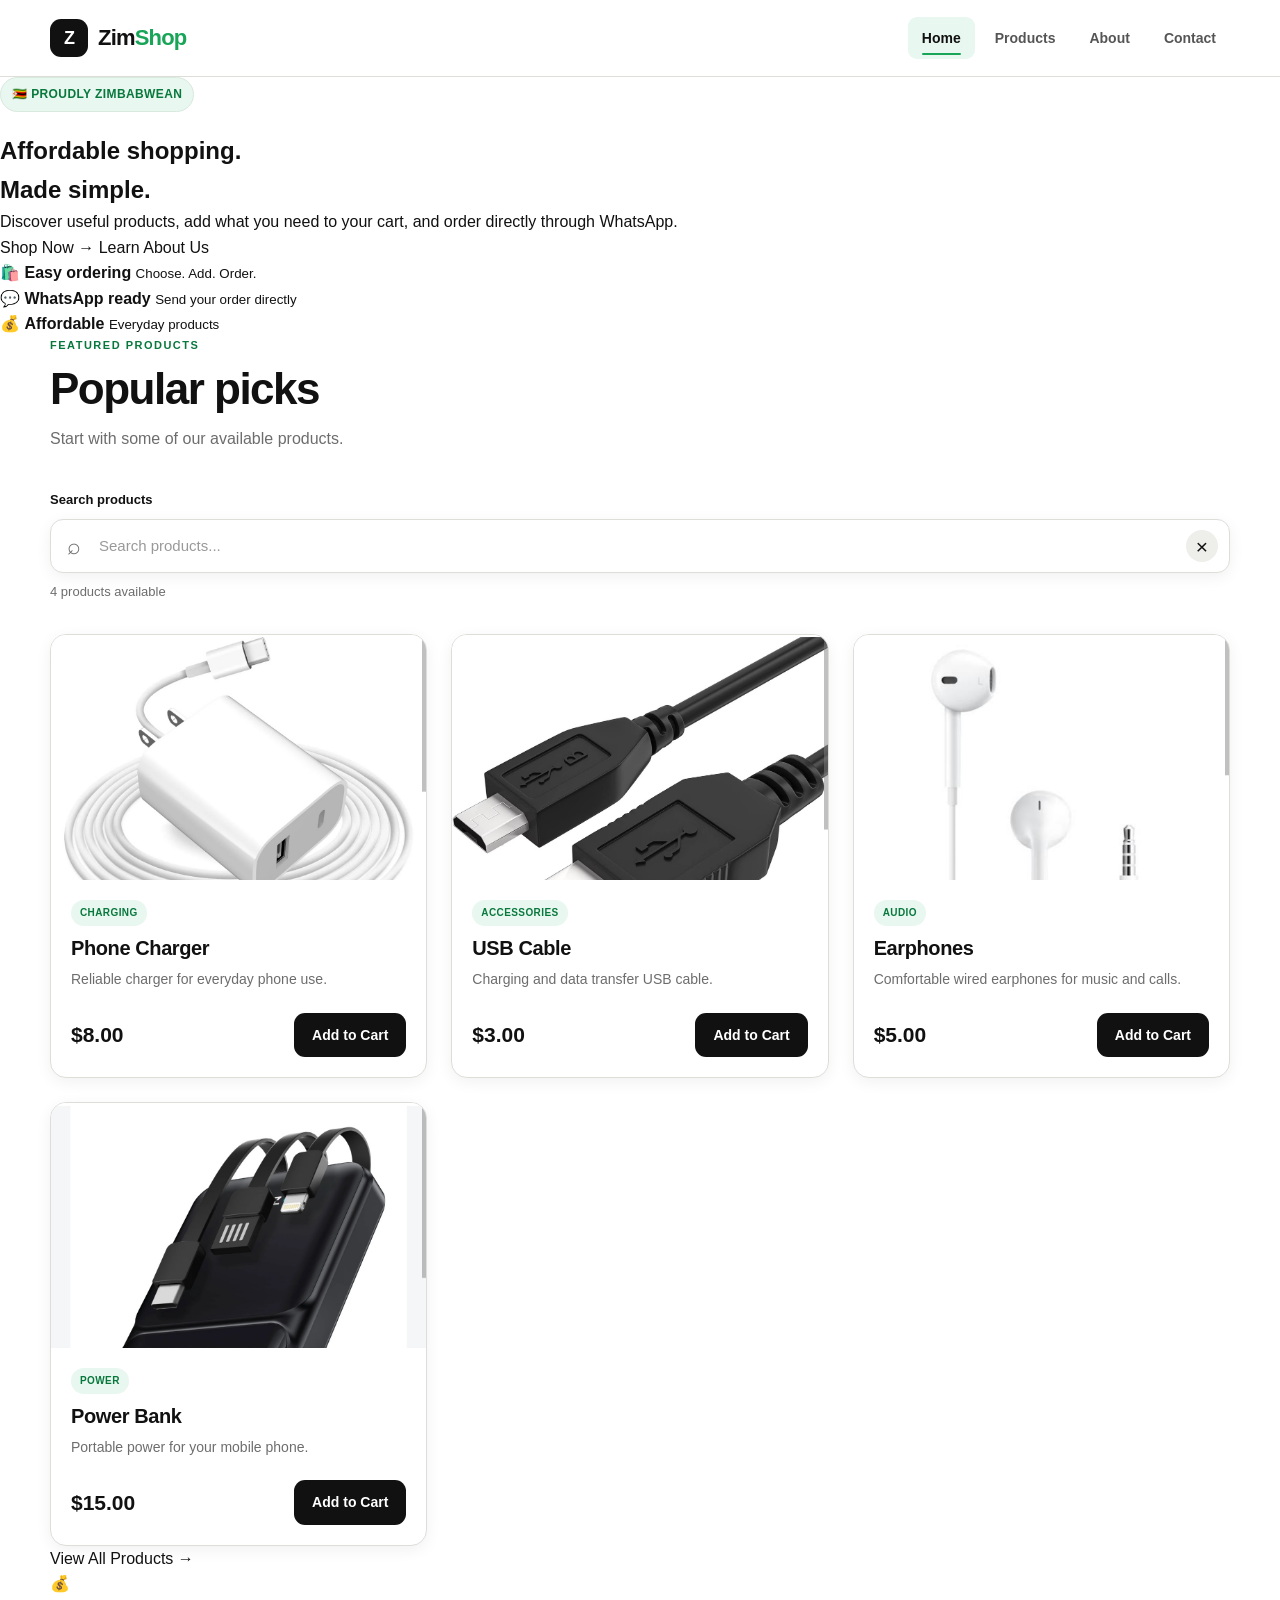
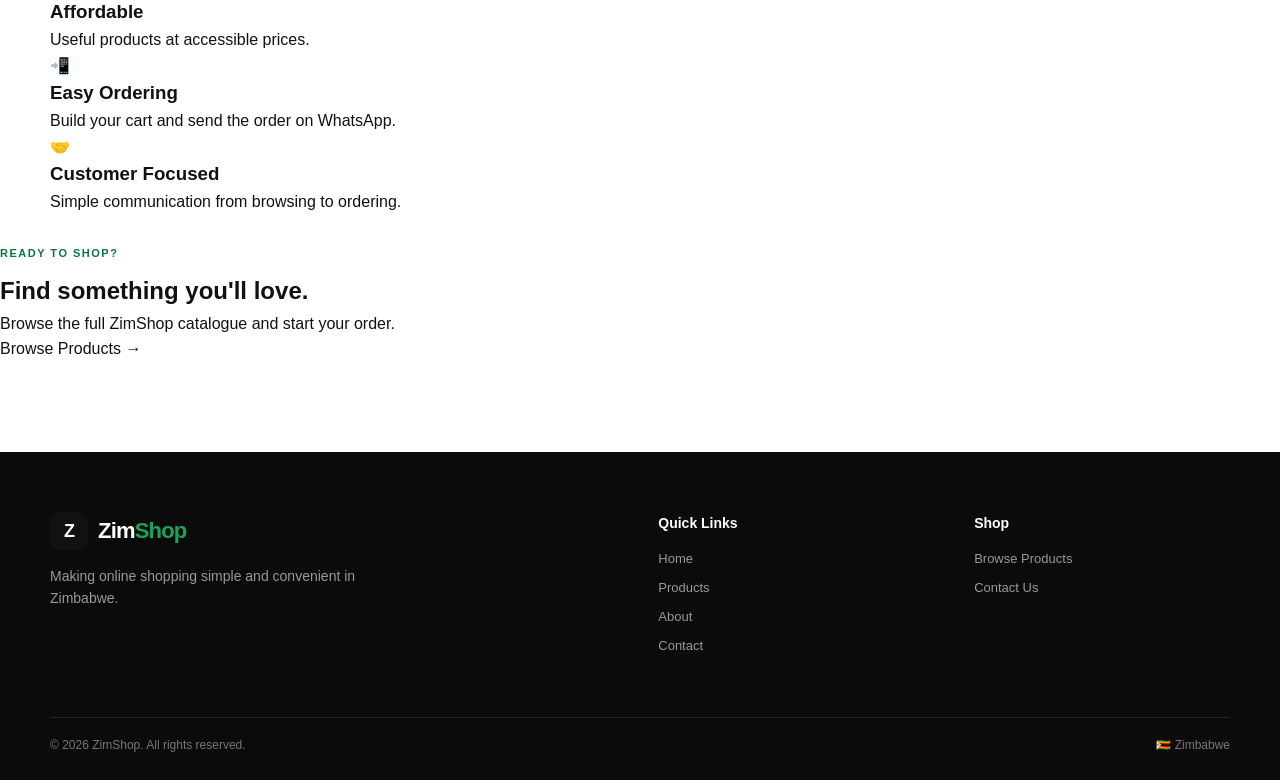
<file: index.html>
<!DOCTYPE html>
<html lang="en">
<head>
  <meta charset="UTF-8">
  <meta name="viewport" content="width=device-width, initial-scale=1.0">

  <title>ZimShop | Online Shopping in Zimbabwe</title>

  <meta name="description" content="Shop affordable everyday products from ZimShop. Simple ordering in Zimbabwe.">
  <meta name="theme-color" content="#111111">

   <!-- Google Analytics -->
  <script async src="https://www.googletagmanager.com/gtag/js?id=G-MYB3BPBRL4"></script>
  <script>
    window.dataLayer = window.dataLayer || [];
    function gtag() {
      dataLayer.push(arguments);
    }
    gtag('js', new Date());
    gtag('config', 'G-MYB3BPBRL4');
  </script>

  <link rel="stylesheet" href="style.css">
  <link rel="icon" href="images/logo.png" type="image/png">
</head>

<body>

  <!-- ================= HEADER ================= -->

  <header class="site-header">

    <div class="header-container">

      <a href="index.html" class="logo" aria-label="ZimShop home">
        <span class="logo-icon">Z</span>
        <span>Zim<span>Shop</span></span>
      </a>

      <nav class="main-nav" aria-label="Main navigation">

        <a href="index.html"
           class="active"
           aria-current="page">
          Home
        </a>

        <a href="products.html">
          Products
        </a>

        <a href="about.html">
          About
        </a>

        <a href="contact.html">
          Contact
        </a>

      </nav>

    </div>

  </header>


  <!-- ================= MAIN ================= -->

  <main>

    <!-- HERO -->

    <section class="home-hero">

      <div class="hero-content">

        <span class="eyebrow">
          🇿🇼 Proudly Zimbabwean
        </span>

        <h1>
          Affordable shopping.
          <br>
          <span>Made simple.</span>
        </h1>

        <p>
          Discover useful products, add what you need to your cart,
          and order directly through WhatsApp.
        </p>

        <div class="hero-buttons">

          <a href="products.html"
             class="btn btn-primary">
            Shop Now →
          </a>

          <a href="about.html"
             class="btn btn-secondary">
            Learn About Us
          </a>

        </div>

      </div>


      <div class="hero-panel" aria-hidden="true">

        <div class="hero-panel-card">

          <span>🛍️</span>

          <strong>
            Easy ordering
          </strong>

          <small>
            Choose. Add. Order.
          </small>

        </div>


        <div class="hero-panel-card">

          <span>💬</span>

          <strong>
            WhatsApp ready
          </strong>

          <small>
            Send your order directly
          </small>

        </div>


        <div class="hero-panel-card">

          <span>💰</span>

          <strong>
            Affordable
          </strong>

          <small>
            Everyday products
          </small>

        </div>

      </div>

    </section>


    <!-- ================= FEATURED PRODUCTS ================= -->

    <section class="container home-products">

      <div class="section-heading centered">

        <span class="section-label">
          FEATURED PRODUCTS
        </span>

        <h2>
          Popular picks
        </h2>

        <p>
          Start with some of our available products.
        </p>

      </div>


      <!-- SEARCH -->

      <div class="search-wrap">

        <label for="searchBox">
          Search products
        </label>

        <div class="search-field">

          <span aria-hidden="true">
            ⌕
          </span>

          <input
            id="searchBox"
            type="search"
            placeholder="Search products..."
            autocomplete="off"
          >

          <button
            type="button"
            id="clearSearch"
            class="search-clear"
            aria-label="Clear search"
            hidden>
            ×
          </button>

        </div>

        <p
          id="searchResults"
          class="search-results"
          aria-live="polite">
        </p>

      </div>


      <!-- PRODUCTS -->

      <div
        class="products"
        data-product-grid>


        <!-- PHONE CHARGER -->

        <article
          class="product"
          data-category="charging accessories">

          <div class="product-image">

            <img
              src="images/phone-charger.jpg"
              alt="Phone Charger"
              loading="lazy">

          </div>

          <div class="product-body">

            <span class="product-tag">
              Charging
            </span>

            <h3>
              Phone Charger
            </h3>

            <p>
              Reliable charger for everyday phone use.
            </p>

            <div class="product-bottom">

              <strong class="price">
                $8.00
              </strong>

              <button
                class="button add-to-cart"
                data-name="Phone Charger"
                data-price="8">

                Add to Cart

              </button>

            </div>

          </div>

        </article>


        <!-- USB CABLE -->

        <article
          class="product"
          data-category="charging accessories cables">

          <div class="product-image">

            <img
              src="images/usb-cable.jpg"
              alt="USB Cable"
              loading="lazy">

          </div>

          <div class="product-body">

            <span class="product-tag">
              Accessories
            </span>

            <h3>
              USB Cable
            </h3>

            <p>
              Charging and data transfer USB cable.
            </p>

            <div class="product-bottom">

              <strong class="price">
                $3.00
              </strong>

              <button
                class="button add-to-cart"
                data-name="USB Cable"
                data-price="3">

                Add to Cart

              </button>

            </div>

          </div>

        </article>


        <!-- EARPHONES -->

        <article
          class="product"
          data-category="audio accessories">

          <div class="product-image">

            <img
              src="images/earphones.jpg"
              alt="Earphones"
              loading="lazy">

          </div>

          <div class="product-body">

            <span class="product-tag">
              Audio
            </span>

            <h3>
              Earphones
            </h3>

            <p>
              Comfortable wired earphones for music and calls.
            </p>

            <div class="product-bottom">

              <strong class="price">
                $5.00
              </strong>

              <button
                class="button add-to-cart"
                data-name="Earphones"
                data-price="5">

                Add to Cart

              </button>

            </div>

          </div>

        </article>


        <!-- POWER BANK -->

        <article
          class="product"
          data-category="power charging">

          <div class="product-image">

            <img
              src="images/power-bank.jpg"
              alt="Power Bank"
              loading="lazy">

          </div>

          <div class="product-body">

            <span class="product-tag">
              Power
            </span>

            <h3>
              Power Bank
            </h3>

            <p>
              Portable power for your mobile phone.
            </p>

            <div class="product-bottom">

              <strong class="price">
                $15.00
              </strong>

              <button
                class="button add-to-cart"
                data-name="Power Bank"
                data-price="15">

                Add to Cart

              </button>

            </div>

          </div>

        </article>

      </div>


      <!-- NO SEARCH RESULTS -->

      <div
        class="empty-state"
        data-search-empty
        hidden>

        <div>
          🔎
        </div>

        <h3>
          No products found
        </h3>

        <p>
          Try another product name or keyword.
        </p>

      </div>


      <div class="center-actions">

        <a
          href="products.html"
          class="btn btn-dark">

          View All Products →

        </a>

      </div>

    </section>


    <!-- ================= BENEFITS ================= -->

    <section class="benefits-section">

      <div class="container">

        <div class="benefit-grid">

          <article>

            <span>
              💰
            </span>

            <h3>
              Affordable
            </h3>

            <p>
              Useful products at accessible prices.
            </p>

          </article>


          <article>

            <span>
              📲
            </span>

            <h3>
              Easy Ordering
            </h3>

            <p>
              Build your cart and send the order on WhatsApp.
            </p>

          </article>


          <article>

            <span>
              🤝
            </span>

            <h3>
              Customer Focused
            </h3>

            <p>
              Simple communication from browsing to ordering.
            </p>

          </article>

        </div>

      </div>

    </section>


    <!-- ================= CTA ================= -->

    <section class="cta-section">

      <div class="cta-container">

        <div>

          <span class="section-label">
            READY TO SHOP?
          </span>

          <h2>
            Find something you'll love.
          </h2>

          <p>
            Browse the full ZimShop catalogue
            and start your order.
          </p>

        </div>

        <a
          href="products.html"
          class="btn btn-light">

          Browse Products →

        </a>

      </div>

    </section>

  </main>


  <!-- ================= FOOTER ================= -->

  <footer class="site-footer">

    <div class="footer-container">

      <div class="footer-brand">

        <a
          href="index.html"
          class="logo footer-logo">

          <span class="logo-icon">
            Z
          </span>

          <span>
            Zim<span>Shop</span>
          </span>

        </a>

        <p>
          Making online shopping simple
          and convenient in Zimbabwe.
        </p>

      </div>


      <div class="footer-links">

        <h4>
          Quick Links
        </h4>

        <a href="index.html">
          Home
        </a>

        <a href="products.html">
          Products
        </a>

        <a href="about.html">
          About
        </a>

        <a href="contact.html">
          Contact
        </a>

      </div>


      <div class="footer-links">

        <h4>
          Shop
        </h4>

        <a href="products.html">
          Browse Products
        </a>

        <a href="contact.html">
          Contact Us
        </a>

      </div>

    </div>


    <div class="footer-bottom">

      <p>
        © 2026 ZimShop. All rights reserved.
      </p>

      <p>
        🇿🇼 Zimbabwe
      </p>

    </div>

  </footer>


  <!-- JAVASCRIPT -->

  <script src="script.js"></script>

</body>
</html>
</file>
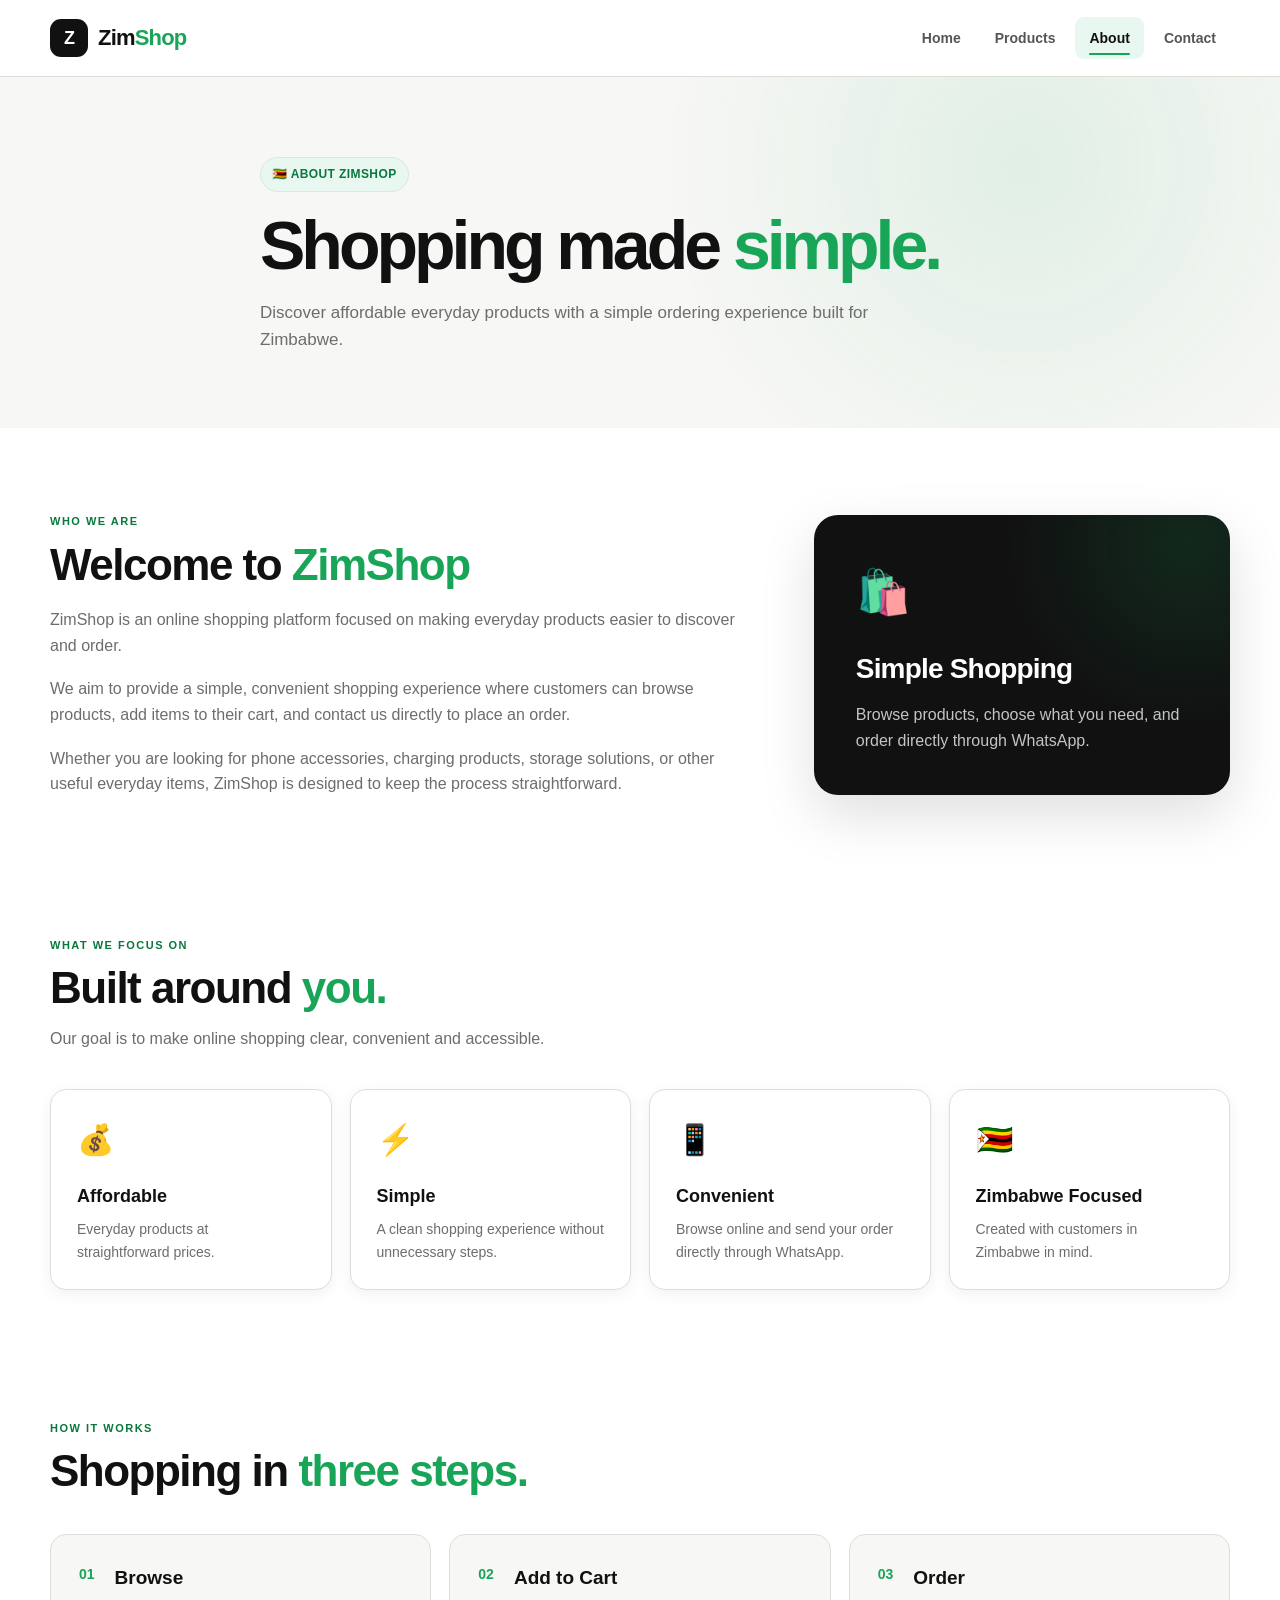
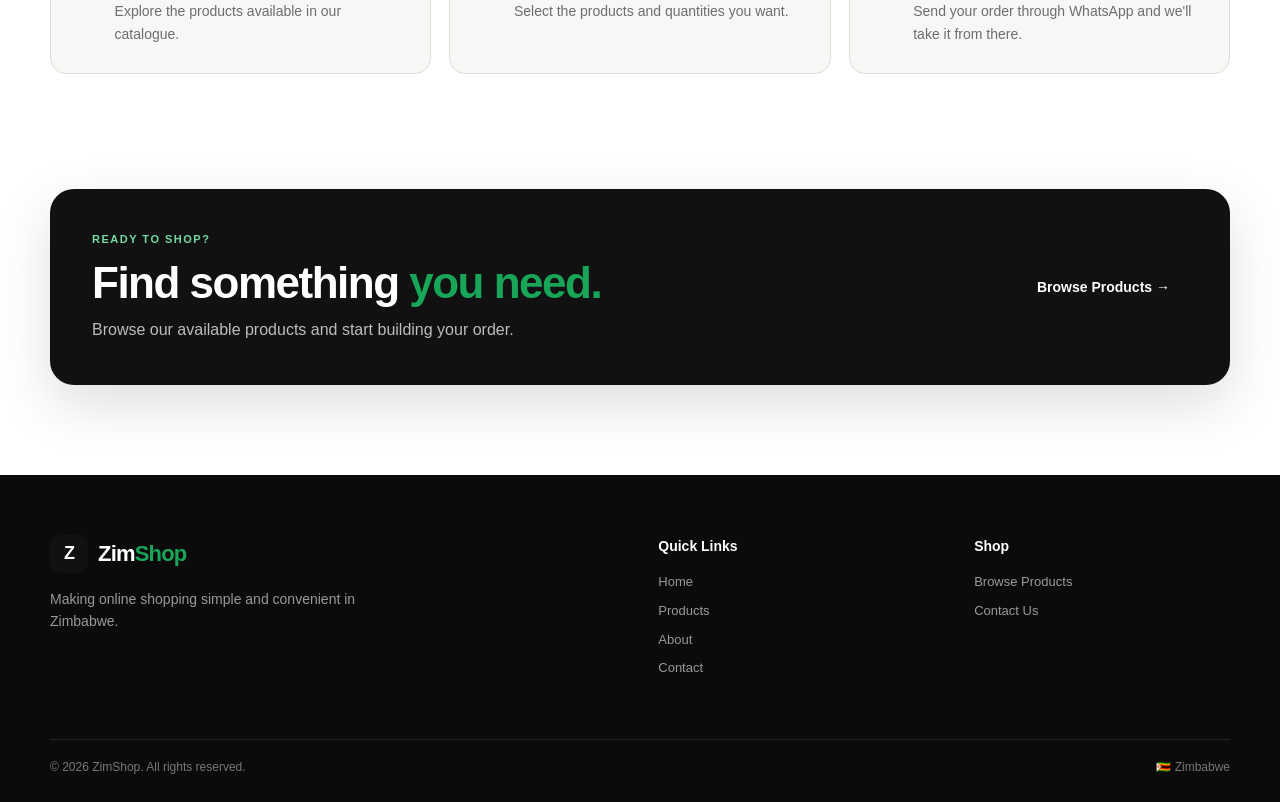
<file: about.html>
<!DOCTYPE html>
<html lang="en">
<head>
  <meta charset="UTF-8">
  <meta name="viewport" content="width=device-width, initial-scale=1.0">

  <title>About ZimShop | Zimbabwe Online Shopping</title>
  <meta name="description" content="Learn more about ZimShop, a simple and convenient online shopping store in Zimbabwe.">
  <meta name="theme-color" content="#111111">

  <!-- Google Analytics -->
  <script async src="https://www.googletagmanager.com/gtag/js?id=G-MYB3BPBRL4"></script>
  <script>
    window.dataLayer = window.dataLayer || [];
    function gtag() {
      dataLayer.push(arguments);
    }
    gtag('js', new Date());
    gtag('config', 'G-MYB3BPBRL4');
  </script>

  <link rel="stylesheet" href="style.css">
  <link rel="icon" href="images/logo.png" type="image/png">
</head>

<body>

<header class="site-header">
  <div class="header-container">

    <a href="index.html" class="logo" aria-label="ZimShop Home">
      <span class="logo-icon">Z</span>
      <span>Zim<span>Shop</span></span>
    </a>

    <nav class="main-nav" aria-label="Main navigation">
      <a href="index.html">Home</a>
      <a href="products.html">Products</a>
      <a href="about.html" class="active" aria-current="page">About</a>
      <a href="contact.html">Contact</a>
    </nav>

  </div>
</header>


<main>

  <!-- Page Hero -->
  <section class="page-hero">
    <div class="hero-content">

      <span class="eyebrow">🇿🇼 About ZimShop</span>

      <h1>
        Shopping made
        <span>simple.</span>
      </h1>

      <p>
        Discover affordable everyday products with a simple
        ordering experience built for Zimbabwe.
      </p>

    </div>
  </section>


  <!-- About Intro -->
  <section class="container about-section">

    <div class="about-grid">

      <div class="about-content">

        <span class="section-label">WHO WE ARE</span>

        <h2>
          Welcome to
          <span>ZimShop</span>
        </h2>

        <p>
          ZimShop is an online shopping platform focused on making
          everyday products easier to discover and order.
        </p>

        <p>
          We aim to provide a simple, convenient shopping experience
          where customers can browse products, add items to their cart,
          and contact us directly to place an order.
        </p>

        <p>
          Whether you are looking for phone accessories, charging
          products, storage solutions, or other useful everyday items,
          ZimShop is designed to keep the process straightforward.
        </p>

      </div>


      <div class="about-highlight">

        <div class="highlight-icon">🛍️</div>

        <h3>Simple Shopping</h3>

        <p>
          Browse products, choose what you need,
          and order directly through WhatsApp.
        </p>

      </div>

    </div>

  </section>


  <!-- Values -->
  <section class="container values-section">

    <div class="section-heading">

      <span class="section-label">WHAT WE FOCUS ON</span>

      <h2>
        Built around
        <span>you.</span>
      </h2>

      <p>
        Our goal is to make online shopping clear,
        convenient and accessible.
      </p>

    </div>


    <div class="values-grid">

      <article class="value-card">

        <div class="value-icon">💰</div>

        <h3>Affordable</h3>

        <p>
          Everyday products at straightforward prices.
        </p>

      </article>


      <article class="value-card">

        <div class="value-icon">⚡</div>

        <h3>Simple</h3>

        <p>
          A clean shopping experience without unnecessary steps.
        </p>

      </article>


      <article class="value-card">

        <div class="value-icon">📱</div>

        <h3>Convenient</h3>

        <p>
          Browse online and send your order directly through WhatsApp.
        </p>

      </article>


      <article class="value-card">

        <div class="value-icon">🇿🇼</div>

        <h3>Zimbabwe Focused</h3>

        <p>
          Created with customers in Zimbabwe in mind.
        </p>

      </article>

    </div>

  </section>


  <!-- How It Works -->
  <section class="container how-section">

    <div class="section-heading">

      <span class="section-label">HOW IT WORKS</span>

      <h2>
        Shopping in
        <span>three steps.</span>
      </h2>

    </div>


    <div class="steps-grid">

      <div class="step-card">

        <span class="step-number">01</span>

        <div>
          <h3>Browse</h3>
          <p>
            Explore the products available in our catalogue.
          </p>
        </div>

      </div>


      <div class="step-card">

        <span class="step-number">02</span>

        <div>
          <h3>Add to Cart</h3>
          <p>
            Select the products and quantities you want.
          </p>
        </div>

      </div>


      <div class="step-card">

        <span class="step-number">03</span>

        <div>
          <h3>Order</h3>
          <p>
            Send your order through WhatsApp and we'll take it from there.
          </p>
        </div>

      </div>

    </div>

  </section>


  <!-- CTA -->
  <section class="container cta-section">

    <div class="cta-card">

      <div>
        <span class="section-label">READY TO SHOP?</span>

        <h2>
          Find something
          <span>you need.</span>
        </h2>

        <p>
          Browse our available products and start building your order.
        </p>
      </div>

      <a href="products.html" class="button">
        Browse Products →
      </a>

    </div>

  </section>

</main>


<footer class="site-footer">

  <div class="footer-container">

    <div class="footer-brand">

      <a href="index.html" class="logo footer-logo">
        <span class="logo-icon">Z</span>
        <span>Zim<span>Shop</span></span>
      </a>

      <p>
        Making online shopping simple and convenient in Zimbabwe.
      </p>

    </div>


    <div class="footer-links">

      <h4>Quick Links</h4>

      <a href="index.html">Home</a>
      <a href="products.html">Products</a>
      <a href="about.html">About</a>
      <a href="contact.html">Contact</a>

    </div>


    <div class="footer-links">

      <h4>Shop</h4>

      <a href="products.html">Browse Products</a>
      <a href="contact.html">Contact Us</a>

    </div>

  </div>


  <div class="footer-bottom">

    <p>© 2026 ZimShop. All rights reserved.</p>

    <p>🇿🇼 Zimbabwe</p>

  </div>

</footer>


<script src="script.js"></script>

</body>
</html>
</file>
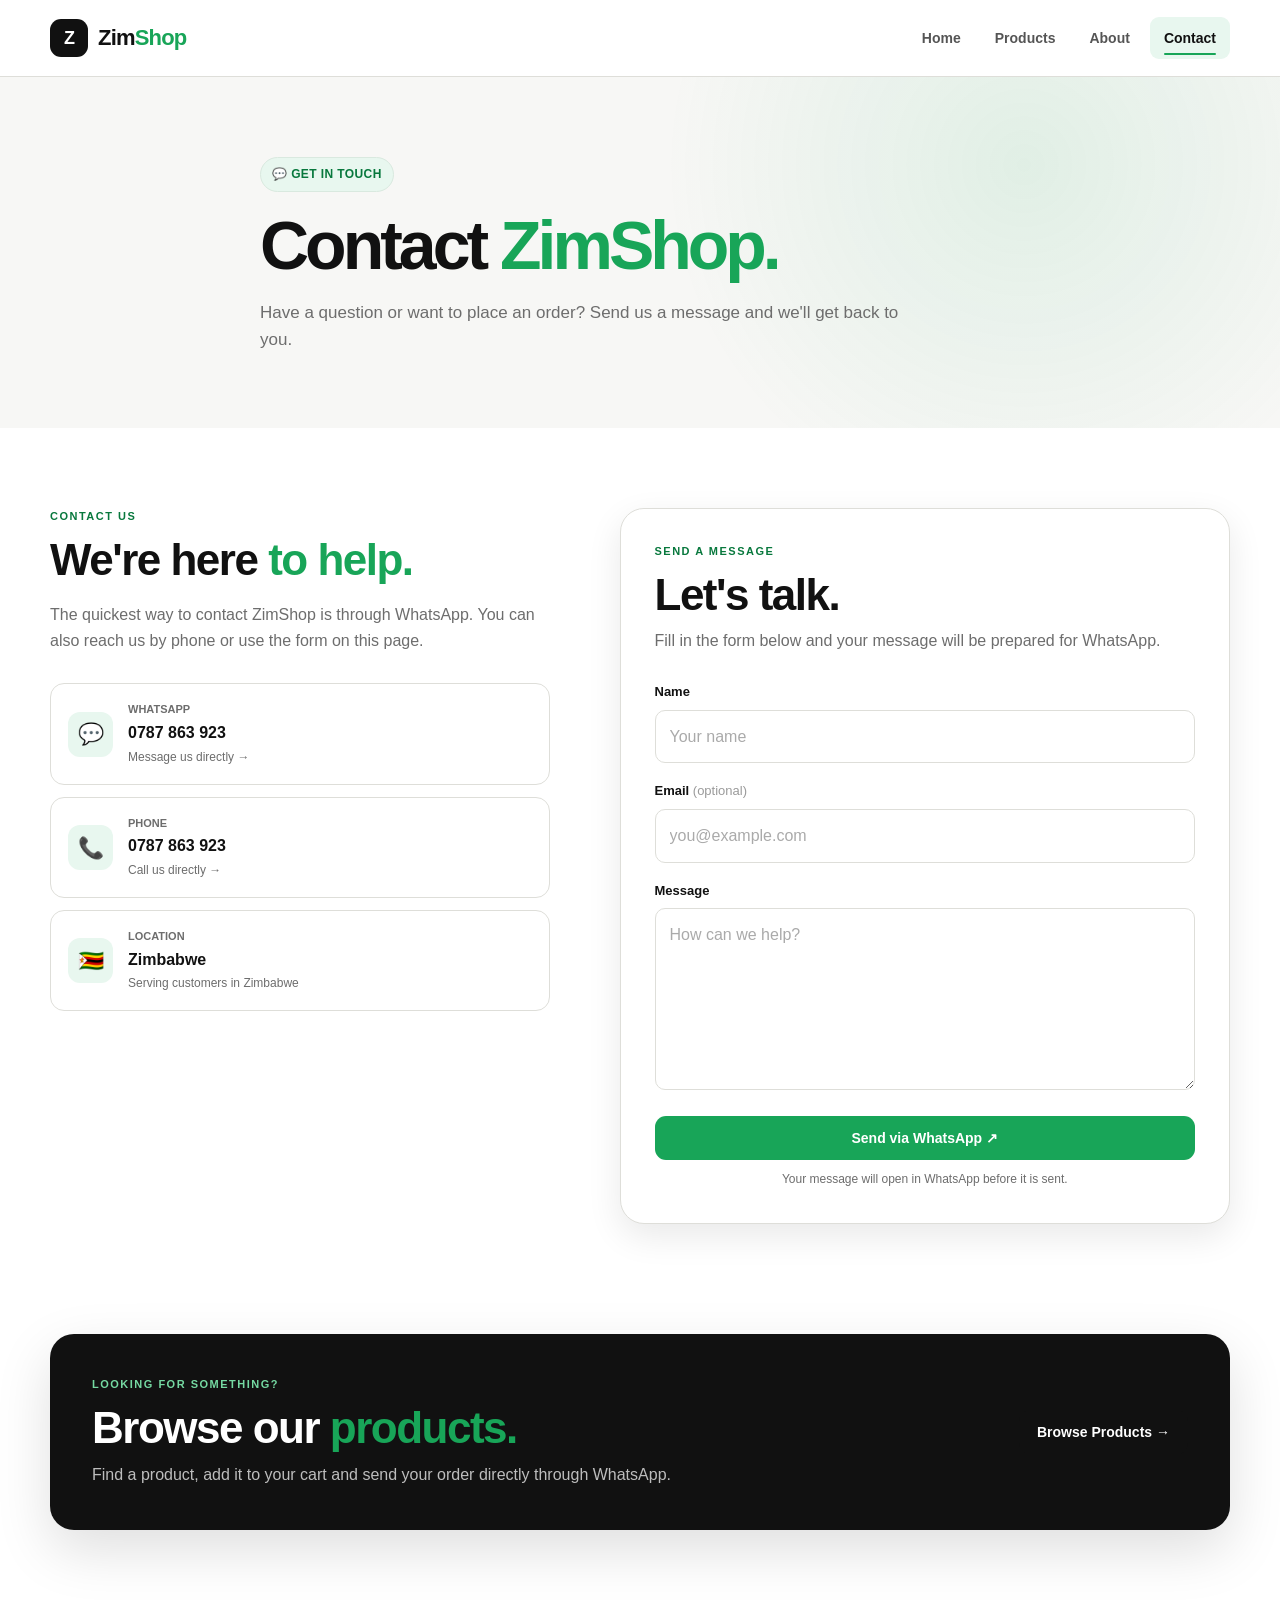
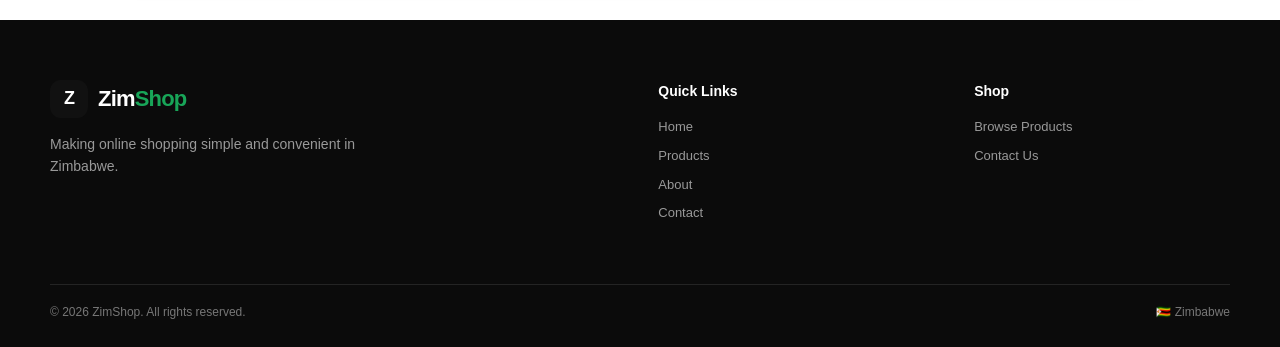
<file: contact.html>
<!DOCTYPE html>
<html lang="en">
<head>
  <meta charset="UTF-8">
  <meta name="viewport" content="width=device-width, initial-scale=1.0">

  <title>Contact ZimShop | Zimbabwe</title>
  <meta name="description" content="Contact ZimShop in Zimbabwe through WhatsApp, phone or our online contact form.">
  <meta name="theme-color" content="#111111">

  <!-- Google Analytics -->
  <script async src="https://www.googletagmanager.com/gtag/js?id=G-MYB3BPBRL4"></script>
  <script>
    window.dataLayer = window.dataLayer || [];
    function gtag() {
      dataLayer.push(arguments);
    }
    gtag('js', new Date());
    gtag('config', 'G-MYB3BPBRL4');
  </script>

  <link rel="stylesheet" href="style.css">
  <link rel="icon" href="images/logo.png" type="image/png">
</head>

<body>

<header class="site-header">
  <div class="header-container">

    <a href="index.html" class="logo" aria-label="ZimShop Home">
      <span class="logo-icon">Z</span>
      <span>Zim<span>Shop</span></span>
    </a>

    <nav class="main-nav" aria-label="Main navigation">
      <a href="index.html">Home</a>
      <a href="products.html">Products</a>
      <a href="about.html">About</a>
      <a href="contact.html" class="active" aria-current="page">Contact</a>
    </nav>

  </div>
</header>


<main>

  <!-- Page Hero -->
  <section class="page-hero">
    <div class="hero-content">

      <span class="eyebrow">💬 Get in touch</span>

      <h1>
        Contact
        <span>ZimShop.</span>
      </h1>

      <p>
        Have a question or want to place an order?
        Send us a message and we'll get back to you.
      </p>

    </div>
  </section>


  <!-- Contact Section -->
  <section class="container contact-section">

    <div class="contact-grid">

      <!-- Contact Information -->
      <div class="contact-info">

        <span class="section-label">CONTACT US</span>

        <h2>
          We're here
          <span>to help.</span>
        </h2>

        <p>
          The quickest way to contact ZimShop is through WhatsApp.
          You can also reach us by phone or use the form on this page.
        </p>


        <div class="contact-cards">

          <a
            href="https://wa.me/263787863923"
            class="contact-card"
            target="_blank"
            rel="noopener"
            data-track="contact_whatsapp"
          >

            <div class="contact-icon">💬</div>

            <div>
              <span>WhatsApp</span>
              <strong>0787 863 923</strong>
              <small>Message us directly →</small>
            </div>

          </a>


          <a
            href="tel:+263787863923"
            class="contact-card"
            data-track="contact_phone"
          >

            <div class="contact-icon">📞</div>

            <div>
              <span>Phone</span>
              <strong>0787 863 923</strong>
              <small>Call us directly →</small>
            </div>

          </a>


          <div class="contact-card">

            <div class="contact-icon">🇿🇼</div>

            <div>
              <span>Location</span>
              <strong>Zimbabwe</strong>
              <small>Serving customers in Zimbabwe</small>
            </div>

          </div>

        </div>

      </div>


      <!-- Contact Form -->
      <div class="contact-form-card">

        <div class="form-heading">

          <span class="section-label">SEND A MESSAGE</span>

          <h2>Let's talk.</h2>

          <p>
            Fill in the form below and your message will be prepared
            for WhatsApp.
          </p>

        </div>


        <form id="contactForm">

          <div class="form-group">

            <label for="contactName">
              Name
            </label>

            <input
              type="text"
              id="contactName"
              name="name"
              placeholder="Your name"
              autocomplete="name"
              required
            >

          </div>


          <div class="form-group">

            <label for="contactEmail">
              Email
              <span>(optional)</span>
            </label>

            <input
              type="email"
              id="contactEmail"
              name="email"
              placeholder="you@example.com"
              autocomplete="email"
            >

          </div>


          <div class="form-group">

            <label for="contactMessage">
              Message
            </label>

            <textarea
              id="contactMessage"
              name="message"
              rows="6"
              placeholder="How can we help?"
              required
            ></textarea>

          </div>


          <button
            type="submit"
            class="button button-whatsapp"
          >
            Send via WhatsApp ↗
          </button>

          <p class="form-note">
            Your message will open in WhatsApp before it is sent.
          </p>

        </form>

      </div>

    </div>

  </section>


  <!-- Shopping CTA -->
  <section class="container cta-section">

    <div class="cta-card">

      <div>

        <span class="section-label">LOOKING FOR SOMETHING?</span>

        <h2>
          Browse our
          <span>products.</span>
        </h2>

        <p>
          Find a product, add it to your cart and send your order
          directly through WhatsApp.
        </p>

      </div>

      <a href="products.html" class="button">
        Browse Products →
      </a>

    </div>

  </section>

</main>


<footer class="site-footer">

  <div class="footer-container">

    <div class="footer-brand">

      <a href="index.html" class="logo footer-logo">
        <span class="logo-icon">Z</span>
        <span>Zim<span>Shop</span></span>
      </a>

      <p>
        Making online shopping simple and convenient in Zimbabwe.
      </p>

    </div>


    <div class="footer-links">

      <h4>Quick Links</h4>

      <a href="index.html">Home</a>
      <a href="products.html">Products</a>
      <a href="about.html">About</a>
      <a href="contact.html">Contact</a>

    </div>


    <div class="footer-links">

      <h4>Shop</h4>

      <a href="products.html">Browse Products</a>
      <a href="contact.html">Contact Us</a>

    </div>

  </div>


  <div class="footer-bottom">

    <p>© 2026 ZimShop. All rights reserved.</p>

    <p>🇿🇼 Zimbabwe</p>

  </div>

</footer>


<script src="script.js"></script>

</body>
</html>
</file>
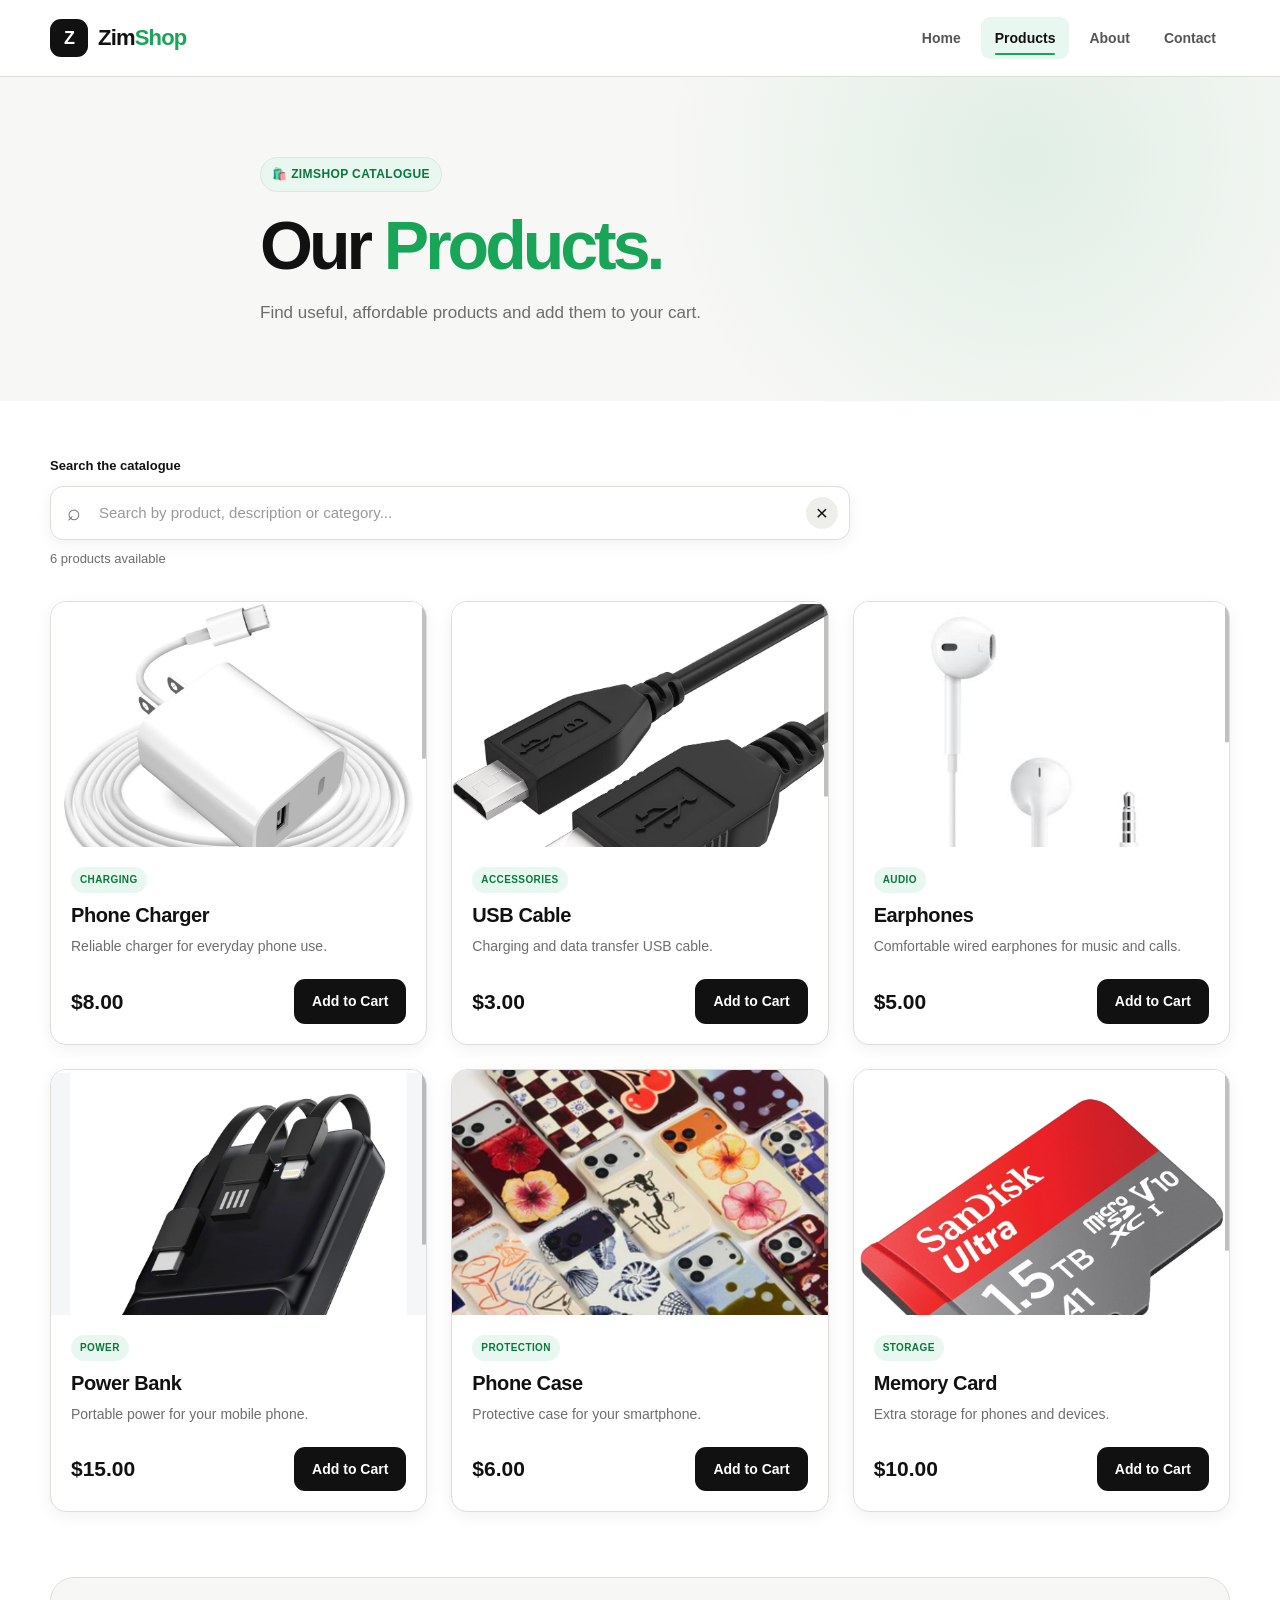
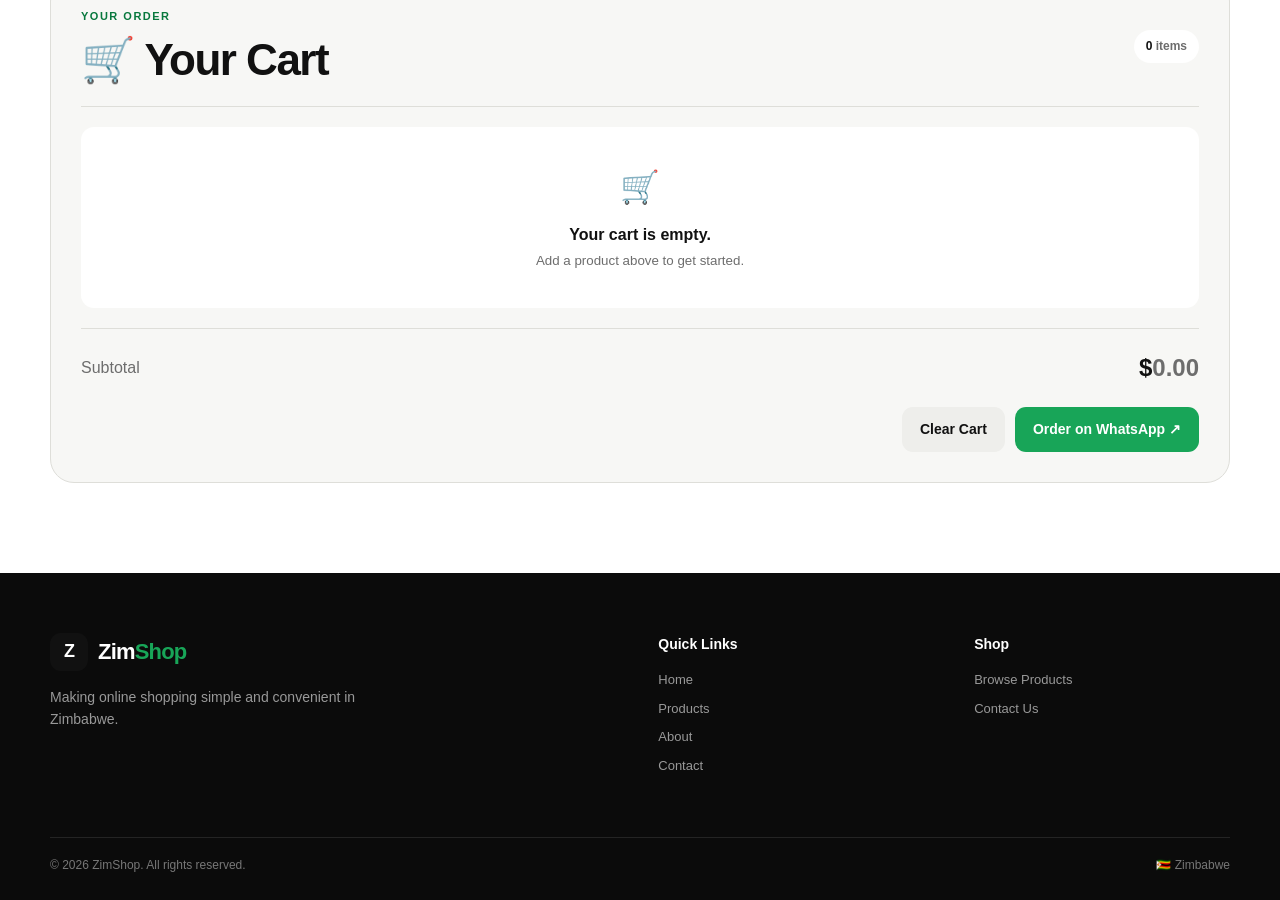
<file: products.html>
<!DOCTYPE html>
<html lang="en">
<head>
  <meta charset="UTF-8">
  <meta name="viewport" content="width=device-width, initial-scale=1.0">

  <title>ZimShop | Products</title>
  <meta name="description" content="Browse available ZimShop products and order through WhatsApp.">
  <meta name="theme-color" content="#111111">

  <!-- Google Analytics -->
  <script async src="https://www.googletagmanager.com/gtag/js?id=G-MYB3BPBRL4"></script>
  <script>
    window.dataLayer = window.dataLayer || [];
    function gtag() {
      dataLayer.push(arguments);
    }
    gtag('js', new Date());
    gtag('config', 'G-MYB3BPBRL4');
  </script>

  <link rel="stylesheet" href="style.css">
  <link rel="icon" href="images/logo.png" type="image/png">
</head>

<body>

<header class="site-header">
  <div class="header-container">

    <a href="index.html" class="logo" aria-label="ZimShop Home">
      <span class="logo-icon">Z</span>
      <span>Zim<span>Shop</span></span>
    </a>

    <nav class="main-nav" aria-label="Main navigation">
      <a href="index.html">Home</a>
      <a href="products.html" class="active" aria-current="page">Products</a>
      <a href="about.html">About</a>
      <a href="contact.html">Contact</a>
    </nav>

  </div>
</header>


<main>

  <!-- Page Hero -->
  <section class="page-hero">
    <div class="hero-content">

      <span class="eyebrow">🛍️ ZimShop catalogue</span>

      <h1>
        Our
        <span>Products.</span>
      </h1>

      <p>
        Find useful, affordable products and add them to your cart.
      </p>

    </div>
  </section>


  <!-- Products -->
  <section class="container products-page">

    <div class="search-wrap large-search">

      <label for="searchBox">
        Search the catalogue
      </label>

      <div class="search-field">

        <span aria-hidden="true">⌕</span>

        <input
          type="search"
          id="searchBox"
          placeholder="Search by product, description or category..."
          autocomplete="off"
        >

        <button
          type="button"
          id="clearSearch"
          class="search-clear"
          aria-label="Clear search"
          hidden
        >
          ×
        </button>

      </div>

      <p
        id="searchResults"
        class="search-results"
        aria-live="polite"
      ></p>

    </div>


    <div class="products" data-product-grid>

      <!-- Phone Charger -->
      <article class="product" data-category="charging accessories">

        <div class="product-image">
          <img
            src="images/phone-charger.jpg"
            alt="Phone Charger"
            loading="lazy"
          >
        </div>

        <div class="product-body">

          <span class="product-tag">Charging</span>

          <h3>Phone Charger</h3>

          <p>
            Reliable charger for everyday phone use.
          </p>

          <div class="product-bottom">

            <strong class="price">$8.00</strong>

            <button
              class="button add-to-cart"
              type="button"
              data-name="Phone Charger"
              data-price="8"
            >
              Add to Cart
            </button>

          </div>

        </div>

      </article>


      <!-- USB Cable -->
      <article class="product" data-category="charging accessories cables">

        <div class="product-image">
          <img
            src="images/usb-cable.jpg"
            alt="USB Cable"
            loading="lazy"
          >
        </div>

        <div class="product-body">

          <span class="product-tag">Accessories</span>

          <h3>USB Cable</h3>

          <p>
            Charging and data transfer USB cable.
          </p>

          <div class="product-bottom">

            <strong class="price">$3.00</strong>

            <button
              class="button add-to-cart"
              type="button"
              data-name="USB Cable"
              data-price="3"
            >
              Add to Cart
            </button>

          </div>

        </div>

      </article>


      <!-- Earphones -->
      <article class="product" data-category="audio accessories">

        <div class="product-image">
          <img
            src="images/earphones.jpg"
            alt="Earphones"
            loading="lazy"
          >
        </div>

        <div class="product-body">

          <span class="product-tag">Audio</span>

          <h3>Earphones</h3>

          <p>
            Comfortable wired earphones for music and calls.
          </p>

          <div class="product-bottom">

            <strong class="price">$5.00</strong>

            <button
              class="button add-to-cart"
              type="button"
              data-name="Earphones"
              data-price="5"
            >
              Add to Cart
            </button>

          </div>

        </div>

      </article>


      <!-- Power Bank -->
      <article class="product" data-category="power charging">

        <div class="product-image">
          <img
            src="images/power-bank.jpg"
            alt="Power Bank"
            loading="lazy"
          >
        </div>

        <div class="product-body">

          <span class="product-tag">Power</span>

          <h3>Power Bank</h3>

          <p>
            Portable power for your mobile phone.
          </p>

          <div class="product-bottom">

            <strong class="price">$15.00</strong>

            <button
              class="button add-to-cart"
              type="button"
              data-name="Power Bank"
              data-price="15"
            >
              Add to Cart
            </button>

          </div>

        </div>

      </article>


      <!-- Phone Case -->
      <article class="product" data-category="phone accessories protection">

        <div class="product-image">
          <img
            src="images/phone-case.jpg"
            alt="Phone Case"
            loading="lazy"
          >
        </div>

        <div class="product-body">

          <span class="product-tag">Protection</span>

          <h3>Phone Case</h3>

          <p>
            Protective case for your smartphone.
          </p>

          <div class="product-bottom">

            <strong class="price">$6.00</strong>

            <button
              class="button add-to-cart"
              type="button"
              data-name="Phone Case"
              data-price="6"
            >
              Add to Cart
            </button>

          </div>

        </div>

      </article>


      <!-- Memory Card -->
      <article class="product" data-category="storage memory accessories">

        <div class="product-image">
          <img
            src="images/memory-card.jpg"
            alt="Memory Card"
            loading="lazy"
          >
        </div>

        <div class="product-body">

          <span class="product-tag">Storage</span>

          <h3>Memory Card</h3>

          <p>
            Extra storage for phones and devices.
          </p>

          <div class="product-bottom">

            <strong class="price">$10.00</strong>

            <button
              class="button add-to-cart"
              type="button"
              data-name="Memory Card"
              data-price="10"
            >
              Add to Cart
            </button>

          </div>

        </div>

      </article>

    </div>


    <!-- Empty Search State -->
    <div
      class="empty-state"
      data-search-empty
      hidden
    >

      <div>🔎</div>

      <h3>No products found</h3>

      <p>
        Try another name, description or category.
      </p>

    </div>


    <!-- Cart -->
    <section
      class="cart-section"
      aria-labelledby="cart-heading"
    >

      <div class="cart-header">

        <div>

          <span class="section-label">YOUR ORDER</span>

          <h2 id="cart-heading">🛒 Your Cart</h2>

        </div>

        <span class="cart-pill">
          <span id="cart-count">0</span>
          items
        </span>

      </div>


      <div
        id="cart-items"
        class="cart-items"
      >

        <div class="cart-empty">

          <span>🛒</span>

          <p>Your cart is empty.</p>

          <small>
            Add a product above to get started.
          </small>

        </div>

      </div>


      <div class="cart-summary">

        <div>

          <span>Subtotal</span>

          <strong>
            $<span id="cart-total">0.00</span>
          </strong>

        </div>

      </div>


      <div class="cart-actions">

        <button
          class="button button-light"
          id="clear-cart"
          type="button"
        >
          Clear Cart
        </button>

        <button
          class="button button-whatsapp"
          id="whatsapp-order"
          type="button"
        >
          Order on WhatsApp ↗
        </button>

      </div>

    </section>

  </section>

</main>


<footer class="site-footer">

  <div class="footer-container">

    <div class="footer-brand">

      <a href="index.html" class="logo footer-logo">
        <span class="logo-icon">Z</span>
        <span>Zim<span>Shop</span></span>
      </a>

      <p>
        Making online shopping simple and convenient in Zimbabwe.
      </p>

    </div>


    <div class="footer-links">

      <h4>Quick Links</h4>

      <a href="index.html">Home</a>
      <a href="products.html">Products</a>
      <a href="about.html">About</a>
      <a href="contact.html">Contact</a>

    </div>


    <div class="footer-links">

      <h4>Shop</h4>

      <a href="products.html">Browse Products</a>
      <a href="contact.html">Contact Us</a>

    </div>

  </div>


  <div class="footer-bottom">

    <p>© 2026 ZimShop. All rights reserved.</p>

    <p>🇿🇼 Zimbabwe</p>

  </div>

</footer>


<script src="script.js"></script>

</body>
</html>
</file>
<file: style.css>
/* =========================================================
   ZIMSHOP — MAIN STYLESHEET
   ========================================================= */

:root {
  --black: #111111;
  --black-soft: #1b1b1b;
  --white: #ffffff;
  --off-white: #f7f7f5;
  --light: #eeeeeb;
  --gray: #6d6d6d;
  --gray-light: #9a9a9a;
  --border: #deded9;
  --accent: #18a558;
  --accent-dark: #08783d;
  --accent-light: #e8f7ef;
  --danger: #c62828;

  --shadow-sm: 0 4px 16px rgba(0, 0, 0, 0.06);
  --shadow-md: 0 12px 35px rgba(0, 0, 0, 0.09);
  --shadow-lg: 0 20px 55px rgba(0, 0, 0, 0.13);

  --radius-sm: 10px;
  --radius-md: 16px;
  --radius-lg: 24px;

  --container: 1180px;
}


/* =========================================================
   RESET
   ========================================================= */

* {
  box-sizing: border-box;
  margin: 0;
  padding: 0;
}

html {
  scroll-behavior: smooth;
}

body {
  min-height: 100vh;
  background: var(--white);
  color: var(--black);
  font-family:
    Inter,
    -apple-system,
    BlinkMacSystemFont,
    "Segoe UI",
    Roboto,
    Arial,
    sans-serif;
  line-height: 1.6;
  -webkit-font-smoothing: antialiased;
}

img {
  display: block;
  max-width: 100%;
}

a {
  color: inherit;
  text-decoration: none;
}

button,
input,
textarea {
  font: inherit;
}

button {
  cursor: pointer;
}

button:focus-visible,
a:focus-visible,
input:focus-visible,
textarea:focus-visible {
  outline: 3px solid rgba(24, 165, 88, 0.28);
  outline-offset: 3px;
}


/* =========================================================
   LAYOUT
   ========================================================= */

.container {
  width: min(calc(100% - 40px), var(--container));
  margin-inline: auto;
}

main {
  overflow: hidden;
}


/* =========================================================
   HEADER
   ========================================================= */

.site-header {
  position: sticky;
  top: 0;
  z-index: 1000;
  width: 100%;
  background: rgba(255, 255, 255, 0.96);
  border-bottom: 1px solid var(--border);
  backdrop-filter: blur(14px);
}

.header-container {
  width: min(calc(100% - 40px), var(--container));
  min-height: 76px;
  margin-inline: auto;

  display: flex;
  align-items: center;
  justify-content: space-between;
  gap: 30px;
}


/* =========================================================
   LOGO
   ========================================================= */

.logo {
  display: inline-flex;
  align-items: center;
  gap: 10px;

  font-size: 22px;
  font-weight: 800;
  letter-spacing: -0.8px;
}

.logo > span:last-child > span {
  color: var(--accent);
}

.logo-icon {
  width: 38px;
  height: 38px;

  display: grid;
  place-items: center;

  border-radius: 11px;

  background: var(--black);
  color: var(--white);

  font-size: 18px;
  font-weight: 900;
}


/* =========================================================
   NAVIGATION
   ========================================================= */

.main-nav {
  display: flex;
  align-items: center;
  gap: 6px;
}

.main-nav a {
  position: relative;

  padding: 10px 14px;

  border-radius: 9px;

  color: #555;
  font-size: 14px;
  font-weight: 600;

  transition:
    color 0.2s ease,
    background 0.2s ease;
}

.main-nav a:hover {
  background: var(--off-white);
  color: var(--black);
}

.main-nav a.active {
  color: var(--black);
  background: var(--accent-light);
}

.main-nav a.active::after {
  content: "";

  position: absolute;
  left: 14px;
  right: 14px;
  bottom: 4px;

  height: 2px;

  border-radius: 10px;

  background: var(--accent);
}


/* =========================================================
   BUTTONS
   ========================================================= */

.button {
  min-height: 44px;

  display: inline-flex;
  align-items: center;
  justify-content: center;
  gap: 8px;

  padding: 11px 18px;

  border: 0;
  border-radius: 11px;

  background: var(--black);
  color: var(--white);

  font-size: 14px;
  font-weight: 700;

  transition:
    transform 0.2s ease,
    background 0.2s ease,
    box-shadow 0.2s ease;
}

.button:hover {
  transform: translateY(-2px);
  background: var(--black-soft);
  box-shadow: var(--shadow-sm);
}

.button:active {
  transform: translateY(0);
}

.button-whatsapp {
  background: var(--accent);
  color: var(--white);
}

.button-whatsapp:hover {
  background: var(--accent-dark);
}

.button-light {
  background: var(--light);
  color: var(--black);
}

.button-light:hover {
  background: #e2e2de;
}


/* =========================================================
   HERO
   ========================================================= */

.hero {
  position: relative;

  padding: 100px 0 90px;

  background:
    radial-gradient(
      circle at 85% 20%,
      rgba(24, 165, 88, 0.12),
      transparent 32%
    ),
    var(--off-white);
}

.hero-container {
  width: min(calc(100% - 40px), var(--container));
  margin-inline: auto;

  display: grid;
  grid-template-columns: 1.2fr 0.8fr;
  align-items: center;
  gap: 70px;
}

.hero-content {
  max-width: 760px;
}

.eyebrow {
  display: inline-flex;
  align-items: center;
  gap: 7px;

  margin-bottom: 20px;
  padding: 7px 11px;

  border: 1px solid #d9e9df;
  border-radius: 999px;

  background: var(--accent-light);
  color: var(--accent-dark);

  font-size: 12px;
  font-weight: 800;
  letter-spacing: 0.4px;
  text-transform: uppercase;
}

.hero h1,
.page-hero h1 {
  max-width: 850px;

  font-size: clamp(44px, 7vw, 78px);
  line-height: 0.98;
  letter-spacing: -4px;
  font-weight: 900;
}

.hero h1 span,
.page-hero h1 span {
  color: var(--accent);
}

.hero p {
  max-width: 620px;

  margin-top: 25px;

  color: var(--gray);
  font-size: 18px;
  line-height: 1.7;
}

.hero-actions {
  display: flex;
  flex-wrap: wrap;
  gap: 12px;

  margin-top: 32px;
}


/* =========================================================
   PAGE HERO
   ========================================================= */

.page-hero {
  padding: 80px 20px 75px;
  background:
    radial-gradient(
      circle at 80% 25%,
      rgba(24, 165, 88, 0.1),
      transparent 34%
    ),
    var(--off-white);
}

.page-hero .hero-content {
  width: min(100%, var(--container));
  margin-inline: auto;
}

.page-hero h1 {
  font-size: clamp(42px, 6vw, 68px);
}

.page-hero p {
  max-width: 650px;

  margin-top: 20px;

  color: var(--gray);
  font-size: 17px;
}


/* =========================================================
   SECTION HEADINGS
   ========================================================= */

.section-heading {
  max-width: 700px;
  margin-bottom: 38px;
}

.section-label {
  display: block;

  margin-bottom: 10px;

  color: var(--accent-dark);

  font-size: 11px;
  font-weight: 900;
  letter-spacing: 1.5px;
  text-transform: uppercase;
}

.section-heading h2,
.about-content h2,
.contact-info h2,
.form-heading h2,
.cart-header h2,
.cta-card h2 {
  font-size: clamp(30px, 4vw, 44px);
  line-height: 1.1;
  letter-spacing: -1.5px;
}

.section-heading h2 span,
.about-content h2 span,
.contact-info h2 span,
.cta-card h2 span {
  color: var(--accent);
}

.section-heading p {
  margin-top: 13px;
  color: var(--gray);
}


/* =========================================================
   FEATURED / PRODUCTS
   ========================================================= */

.products-section {
  padding: 90px 0;
}

.products-page {
  padding-top: 55px;
  padding-bottom: 90px;
}

.products {
  display: grid;
  grid-template-columns: repeat(3, minmax(0, 1fr));
  gap: 24px;
}

.product {
  overflow: hidden;

  display: flex;
  flex-direction: column;

  border: 1px solid var(--border);
  border-radius: var(--radius-md);

  background: var(--white);

  box-shadow: var(--shadow-sm);

  transition:
    transform 0.25s ease,
    box-shadow 0.25s ease,
    border-color 0.25s ease;
}

.product:hover {
  transform: translateY(-6px);
  border-color: #cfcfc8;
  box-shadow: var(--shadow-md);
}

.product[hidden] {
  display: none !important;
}


/* =========================================================
   PRODUCT IMAGE
   ========================================================= */

.product-image {
  width: 100%;
  height: 245px;

  display: grid;
  place-items: center;

  overflow: hidden;

  background: var(--off-white);
}

.product-image img {
  width: 100%;
  height: 100%;

  object-fit: cover;

  transition: transform 0.35s ease;
}

.product:hover .product-image img {
  transform: scale(1.045);
}


/* =========================================================
   PRODUCT BODY
   ========================================================= */

.product-body {
  flex: 1;

  display: flex;
  flex-direction: column;

  padding: 20px;
}

.product-tag {
  width: fit-content;

  margin-bottom: 10px;
  padding: 5px 9px;

  border-radius: 999px;

  background: var(--accent-light);
  color: var(--accent-dark);

  font-size: 10px;
  font-weight: 800;
  letter-spacing: 0.4px;
  text-transform: uppercase;
}

.product h3 {
  font-size: 20px;
  line-height: 1.2;
  letter-spacing: -0.4px;
}

.product p {
  margin-top: 8px;

  color: var(--gray);

  font-size: 14px;
  line-height: 1.6;
}

.product-bottom {
  display: flex;
  align-items: center;
  justify-content: space-between;
  gap: 12px;

  margin-top: auto;
  padding-top: 22px;
}

.price {
  color: var(--black);
  font-size: 21px;
  font-weight: 900;
}


/* =========================================================
   SEARCH
   ========================================================= */

.search-wrap {
  width: 100%;
  margin-bottom: 30px;
}

.large-search {
  max-width: 800px;
}

.search-wrap label {
  display: block;

  margin-bottom: 9px;

  font-size: 13px;
  font-weight: 800;
}

.search-field {
  position: relative;

  display: flex;
  align-items: center;
}

.search-field > span {
  position: absolute;
  left: 17px;
  z-index: 2;

  color: var(--gray);

  font-size: 23px;
  line-height: 1;
}

.search-field input {
  width: 100%;
  min-height: 54px;

  padding: 0 50px 0 48px;

  border: 1px solid var(--border);
  border-radius: 13px;

  outline: none;

  background: var(--white);

  color: var(--black);
  font-size: 15px;

  box-shadow: var(--shadow-sm);

  transition:
    border-color 0.2s ease,
    box-shadow 0.2s ease;
}

.search-field input::placeholder {
  color: #999;
}

.search-field input:focus {
  border-color: var(--accent);
  box-shadow: 0 0 0 4px rgba(24, 165, 88, 0.1);
}

.search-clear {
  position: absolute;
  right: 12px;

  width: 32px;
  height: 32px;

  display: grid;
  place-items: center;

  border: 0;
  border-radius: 50%;

  background: var(--light);
  color: var(--black);

  font-size: 21px;
  line-height: 1;
}

.search-clear:hover {
  background: #deded9;
}

.search-results {
  min-height: 22px;

  margin-top: 9px;

  color: var(--gray);

  font-size: 13px;
}


/* =========================================================
   EMPTY SEARCH STATE
   ========================================================= */

.empty-state {
  margin-top: 25px;
  padding: 55px 20px;

  border: 1px dashed var(--border);
  border-radius: var(--radius-md);

  background: var(--off-white);

  text-align: center;
}

.empty-state[hidden] {
  display: none;
}

.empty-state > div {
  margin-bottom: 12px;
  font-size: 38px;
}

.empty-state h3 {
  font-size: 22px;
}

.empty-state p {
  margin-top: 6px;
  color: var(--gray);
}


/* =========================================================
   BENEFITS
   ========================================================= */

.benefits {
  padding: 80px 0;

  background: var(--black);
  color: var(--white);
}

.benefits-grid {
  display: grid;
  grid-template-columns: repeat(3, 1fr);
  gap: 20px;
}

.benefit {
  padding: 28px;

  border: 1px solid rgba(255, 255, 255, 0.12);
  border-radius: var(--radius-md);

  background: rgba(255, 255, 255, 0.04);
}

.benefit-icon {
  margin-bottom: 16px;
  font-size: 30px;
}

.benefit h3 {
  font-size: 19px;
}

.benefit p {
  margin-top: 7px;
  color: #b9b9b9;
  font-size: 14px;
}


/* =========================================================
   ABOUT
   ========================================================= */

.about-section {
  padding-top: 85px;
  padding-bottom: 75px;
}

.about-grid {
  display: grid;
  grid-template-columns: 1.25fr 0.75fr;
  gap: 70px;
  align-items: center;
}

.about-content {
  max-width: 700px;
}

.about-content > p {
  margin-top: 18px;

  color: var(--gray);
  font-size: 16px;
}

.about-highlight {
  padding: 42px;

  border-radius: var(--radius-lg);

  background:
    radial-gradient(
      circle at 90% 10%,
      rgba(24, 165, 88, 0.16),
      transparent 40%
    ),
    var(--black);

  color: var(--white);

  box-shadow: var(--shadow-lg);
}

.highlight-icon {
  margin-bottom: 20px;
  font-size: 44px;
}

.about-highlight h3 {
  font-size: 28px;
  letter-spacing: -0.8px;
}

.about-highlight p {
  margin-top: 10px;
  color: #c4c4c4;
}


/* =========================================================
   VALUES
   ========================================================= */

.values-section {
  padding-top: 65px;
  padding-bottom: 80px;
}

.values-grid {
  display: grid;
  grid-template-columns: repeat(4, 1fr);
  gap: 18px;
}

.value-card {
  padding: 26px;

  border: 1px solid var(--border);
  border-radius: var(--radius-md);

  background: var(--white);

  box-shadow: var(--shadow-sm);
}

.value-icon {
  margin-bottom: 18px;
  font-size: 30px;
}

.value-card h3 {
  font-size: 18px;
}

.value-card p {
  margin-top: 7px;
  color: var(--gray);
  font-size: 14px;
}


/* =========================================================
   HOW IT WORKS
   ========================================================= */

.how-section {
  padding-top: 50px;
  padding-bottom: 85px;
}

.steps-grid {
  display: grid;
  grid-template-columns: repeat(3, 1fr);
  gap: 18px;
}

.step-card {
  display: flex;
  gap: 20px;

  padding: 28px;

  border: 1px solid var(--border);
  border-radius: var(--radius-md);

  background: var(--off-white);
}

.step-number {
  flex: 0 0 auto;

  font-size: 14px;
  font-weight: 900;

  color: var(--accent);
}

.step-card h3 {
  font-size: 19px;
}

.step-card p {
  margin-top: 7px;
  color: var(--gray);
  font-size: 14px;
}


/* =========================================================
   CONTACT
   ========================================================= */

.contact-section {
  padding-top: 80px;
  padding-bottom: 80px;
}

.contact-grid {
  display: grid;
  grid-template-columns: 0.9fr 1.1fr;
  gap: 70px;
  align-items: start;
}

.contact-info {
  max-width: 600px;
}

.contact-info > p {
  margin-top: 18px;
  color: var(--gray);
}

.contact-cards {
  display: grid;
  gap: 12px;

  margin-top: 30px;
}

.contact-card {
  display: flex;
  align-items: center;
  gap: 15px;

  padding: 17px;

  border: 1px solid var(--border);
  border-radius: 14px;

  background: var(--white);

  transition:
    transform 0.2s ease,
    border-color 0.2s ease,
    box-shadow 0.2s ease;
}

.contact-card:hover {
  transform: translateY(-2px);
  border-color: #c9c9c2;
  box-shadow: var(--shadow-sm);
}

.contact-icon {
  width: 45px;
  height: 45px;

  flex: 0 0 auto;

  display: grid;
  place-items: center;

  border-radius: 12px;

  background: var(--accent-light);

  font-size: 21px;
}

.contact-card > div:last-child {
  display: flex;
  flex-direction: column;
}

.contact-card span {
  color: var(--gray);
  font-size: 11px;
  font-weight: 700;
  text-transform: uppercase;
}

.contact-card strong {
  margin-top: 1px;
  font-size: 16px;
}

.contact-card small {
  margin-top: 2px;
  color: var(--gray);
  font-size: 12px;
}


/* =========================================================
   CONTACT FORM
   ========================================================= */

.contact-form-card {
  padding: 34px;

  border: 1px solid var(--border);
  border-radius: var(--radius-lg);

  background: var(--white);

  box-shadow: var(--shadow-md);
}

.form-heading p {
  margin-top: 9px;
  color: var(--gray);
}

#contactForm {
  margin-top: 28px;
}

.form-group {
  margin-bottom: 18px;
}

.form-group label {
  display: block;

  margin-bottom: 7px;

  font-size: 13px;
  font-weight: 800;
}

.form-group label span {
  color: var(--gray-light);
  font-weight: 500;
}

.form-group input,
.form-group textarea {
  width: 100%;

  padding: 13px 14px;

  border: 1px solid var(--border);
  border-radius: 10px;

  outline: none;

  background: var(--white);
  color: var(--black);

  transition:
    border-color 0.2s ease,
    box-shadow 0.2s ease;
}

.form-group input {
  min-height: 48px;
}

.form-group textarea {
  min-height: 140px;
  resize: vertical;
}

.form-group input::placeholder,
.form-group textarea::placeholder {
  color: #aaa;
}

.form-group input:focus,
.form-group textarea:focus {
  border-color: var(--accent);
  box-shadow: 0 0 0 4px rgba(24, 165, 88, 0.1);
}

.contact-form-card .button {
  width: 100%;
}

.form-note {
  margin-top: 10px;

  color: var(--gray);
  font-size: 12px;
  text-align: center;
}


/* =========================================================
   CART
   ========================================================= */

.cart-section {
  margin-top: 65px;
  padding: 30px;

  border: 1px solid var(--border);
  border-radius: var(--radius-lg);

  background: var(--off-white);
}

.cart-header {
  display: flex;
  align-items: center;
  justify-content: space-between;
  gap: 20px;

  padding-bottom: 22px;

  border-bottom: 1px solid var(--border);
}

.cart-pill {
  padding: 7px 12px;

  border-radius: 999px;

  background: var(--white);

  color: var(--gray);

  font-size: 12px;
  font-weight: 700;
}

.cart-pill span {
  color: var(--black);
}

.cart-items {
  display: grid;
  gap: 10px;

  padding: 20px 0;
}

.cart-empty {
  padding: 35px 20px;

  border-radius: 13px;

  background: var(--white);

  text-align: center;
}

.cart-empty span {
  display: block;
  margin-bottom: 8px;
  font-size: 32px;
}

.cart-empty p {
  font-weight: 800;
}

.cart-empty small {
  color: var(--gray);
}

.cart-item {
  display: grid;
  grid-template-columns: 1fr auto auto auto;
  align-items: center;
  gap: 18px;

  padding: 15px;

  border: 1px solid var(--border);
  border-radius: 12px;

  background: var(--white);
}

.cart-item-name {
  font-weight: 800;
}

.cart-item-price {
  margin-top: 2px;
  color: var(--gray);
  font-size: 12px;
}

.qty-controls {
  display: flex;
  align-items: center;
  gap: 9px;
}

.qty-controls button {
  width: 32px;
  height: 32px;

  display: grid;
  place-items: center;

  border: 1px solid var(--border);
  border-radius: 8px;

  background: var(--white);
  color: var(--black);

  font-size: 18px;
}

.qty-controls button:hover {
  background: var(--light);
}

.remove-item {
  padding: 7px 9px;

  border: 0;
  border-radius: 8px;

  background: transparent;
  color: var(--danger);

  font-size: 12px;
  font-weight: 700;
}

.remove-item:hover {
  background: #fff0f0;
}

.cart-summary {
  padding-top: 20px;

  border-top: 1px solid var(--border);
}

.cart-summary > div {
  display: flex;
  align-items: center;
  justify-content: space-between;
}

.cart-summary span {
  color: var(--gray);
}

.cart-summary strong {
  font-size: 24px;
}

.cart-actions {
  display: flex;
  justify-content: flex-end;
  gap: 10px;

  margin-top: 20px;
}


/* =========================================================
   CTA
   ========================================================= */

.cta-section {
  padding-top: 30px;
  padding-bottom: 90px;
}

.cta-card {
  display: flex;
  align-items: center;
  justify-content: space-between;
  gap: 30px;

  padding: 42px;

  border-radius: var(--radius-lg);

  background: var(--black);
  color: var(--white);

  box-shadow: var(--shadow-lg);
}

.cta-card h2 {
  max-width: 650px;
}

.cta-card p {
  max-width: 620px;

  margin-top: 10px;

  color: #bdbdbd;
}

.cta-card .section-label {
  color: #75d9a2;
}


/* =========================================================
   FOOTER
   ========================================================= */

.site-footer {
  margin-top: 0;

  background: #0b0b0b;
  color: var(--white);
}

.footer-container {
  width: min(calc(100% - 40px), var(--container));
  margin-inline: auto;

  display: grid;
  grid-template-columns: 1.5fr 0.7fr 0.7fr;
  gap: 60px;

  padding: 60px 0;
}

.footer-brand {
  max-width: 360px;
}

.footer-logo {
  color: var(--white);
}

.footer-brand p {
  margin-top: 15px;

  color: #999;

  font-size: 14px;
}

.footer-links {
  display: flex;
  flex-direction: column;
  align-items: flex-start;
  gap: 8px;
}

.footer-links h4 {
  margin-bottom: 7px;
  font-size: 14px;
}

.footer-links a {
  color: #999;
  font-size: 13px;

  transition: color 0.2s ease;
}

.footer-links a:hover {
  color: var(--white);
}

.footer-bottom {
  width: min(calc(100% - 40px), var(--container));
  margin-inline: auto;

  display: flex;
  justify-content: space-between;
  gap: 20px;

  padding: 18px 0 25px;

  border-top: 1px solid rgba(255, 255, 255, 0.1);

  color: #777;
  font-size: 12px;
}


/* =========================================================
   RESPONSIVE — TABLET
   ========================================================= */

@media (max-width: 950px) {

  .hero-container {
    grid-template-columns: 1fr;
  }

  .hero {
    padding: 80px 0;
  }

  .products {
    grid-template-columns: repeat(2, minmax(0, 1fr));
  }

  .benefits-grid {
    grid-template-columns: 1fr;
  }

  .about-grid {
    grid-template-columns: 1fr;
    gap: 40px;
  }

  .values-grid {
    grid-template-columns: repeat(2, 1fr);
  }

  .steps-grid {
    grid-template-columns: 1fr;
  }

  .contact-grid {
    grid-template-columns: 1fr;
    gap: 45px;
  }

  .footer-container {
    grid-template-columns: 1fr 1fr;
  }

  .footer-brand {
    grid-column: 1 / -1;
  }

}


/* =========================================================
   RESPONSIVE — MOBILE
   ========================================================= */

@media (max-width: 650px) {

  .container {
    width: min(calc(100% - 28px), var(--container));
  }

  .header-container {
    width: min(calc(100% - 24px), var(--container));

    min-height: 68px;

    flex-direction: column;
    justify-content: center;
    gap: 6px;

    padding: 9px 0;
  }

  .logo {
    font-size: 20px;
  }

  .logo-icon {
    width: 34px;
    height: 34px;
  }

  .main-nav {
    width: 100%;

    justify-content: center;

    gap: 2px;
  }

  .main-nav a {
    padding: 7px 9px;

    font-size: 12px;
  }

  .main-nav a.active::after {
    left: 9px;
    right: 9px;
  }

  .hero {
    padding: 65px 0;
  }

  .hero-container {
    width: min(calc(100% - 28px), var(--container));
  }

  .hero h1,
  .page-hero h1 {
    letter-spacing: -2.5px;
  }

  .hero p {
    font-size: 16px;
  }

  .hero-actions {
    flex-direction: column;
  }

  .hero-actions .button {
    width: 100%;
  }

  .page-hero {
    padding: 58px 14px;
  }

  .products-section,
  .about-section,
  .contact-section {
    padding-top: 60px;
    padding-bottom: 60px;
  }

  .products-page {
    padding-top: 35px;
    padding-bottom: 65px;
  }

  .products {
    grid-template-columns: 1fr;
    gap: 18px;
  }

  .product-image {
    height: 220px;
  }

  .product-body {
    padding: 18px;
  }

  .product-bottom {
    align-items: flex-end;
  }

  .product-bottom .button {
    padding-inline: 13px;
  }

  .values-grid {
    grid-template-columns: 1fr;
  }

  .about-highlight {
    padding: 30px;
  }

  .contact-form-card {
    padding: 24px 18px;
  }

  .cart-section {
    padding: 20px 14px;
    border-radius: 18px;
  }

  .cart-header {
    align-items: flex-start;
  }

  .cart-item {
    grid-template-columns: 1fr auto;
    gap: 12px;
  }

  .cart-item > strong {
    justify-self: end;
  }

  .cart-item .remove-item {
    justify-self: start;
  }

  .cart-actions {
    flex-direction: column;
  }

  .cart-actions .button {
    width: 100%;
  }

  .cta-card {
    align-items: flex-start;
    flex-direction: column;

    padding: 28px 22px;
  }

  .cta-card .button {
    width: 100%;
  }

  .footer-container {
    grid-template-columns: 1fr;

    gap: 35px;

    padding: 45px 0;
  }

  .footer-brand {
    grid-column: auto;
  }

  .footer-bottom {
    flex-direction: column;
    gap: 5px;
  }

}


/* =========================================================
   REDUCED MOTION
   ========================================================= */

@media (prefers-reduced-motion: reduce) {

  html {
    scroll-behavior: auto;
  }

  *,
  *::before,
  *::after {
    transition-duration: 0.01ms !important;
    animation-duration: 0.01ms !important;
    animation-iteration-count: 1 !important;
  }

}
</file>
